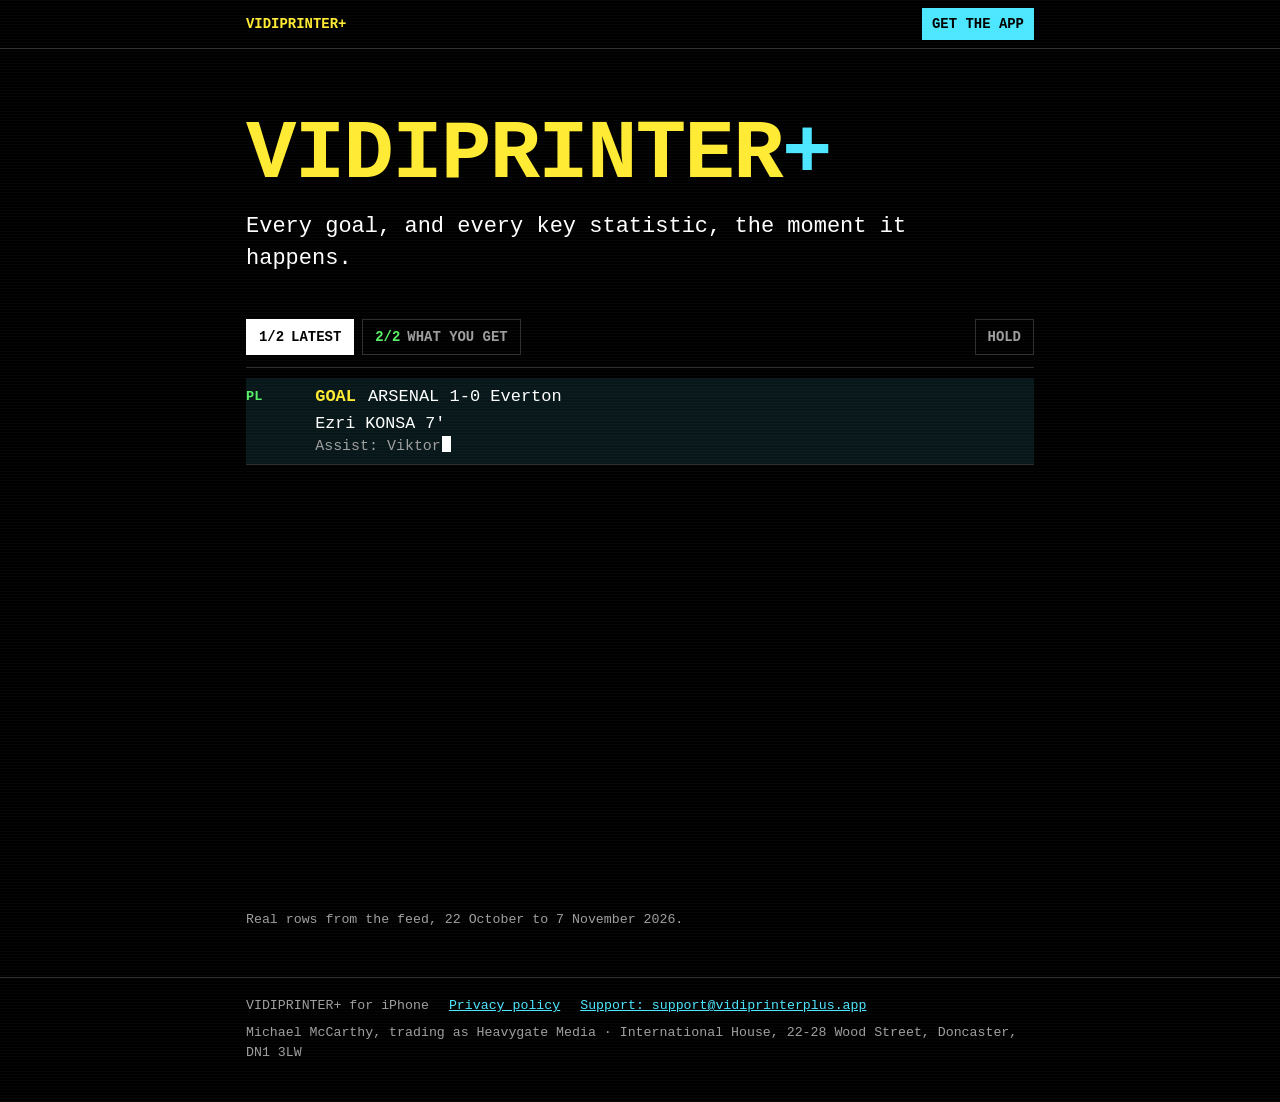
<file: docs/index.html>
<!DOCTYPE html>
<!-- Built by site.py from template.html, content.json and highlights.json. Edit those, not this file. -->
<html lang="en-GB">
<head>
<meta charset="utf-8">
<meta name="viewport" content="width=device-width, initial-scale=1, viewport-fit=cover">
<title>Vidiprinter+</title>
<meta name="description" content="Vidiprinter+ for iPhone: every goal, and every key statistic, the moment it happens. Live vidiprinter, live stats and alerts for your games.">
<meta name="theme-color" content="#000000">
<meta property="og:title" content="Vidiprinter+">
<meta property="og:description" content="Every goal, and every key statistic, the moment it happens.">
<link rel="icon" href="data:image/svg+xml,%3Csvg xmlns='http://www.w3.org/2000/svg' viewBox='0 0 64 64'%3E%3Crect width='64' height='64' rx='12' fill='%23000'/%3E%3Ctext x='32' y='44' font-family='Menlo,monospace' font-weight='700' font-size='30' text-anchor='middle' fill='%23ffeb33'%3EV+%3C/text%3E%3C/svg%3E">
<link rel="stylesheet" href="style.css?v=a823a380b0">
<script>document.documentElement.classList.add("js");</script>
</head>
<body>

<header class="bar">
  <div class="wrap">
    <span class="name">VIDIPRINTER+</span>
    <a class="get" href="https://apps.apple.com/gb/app/vidiprinter/id6826246696">GET THE APP</a>
  </div>
</header>

<main class="wrap">
  <section class="hero">
    <h1>VIDIPRINTER<span class="plus">+</span></h1>
    <p class="tag">Every goal, and every key statistic, the moment it happens.</p>
  </section>

  <div class="strip">
    <div class="tabs" role="tablist" aria-label="Pages">
      <button class="chip" role="tab" id="tab-feed" aria-controls="page-feed" aria-selected="true"><span class="n" aria-hidden="true">1/2</span>Latest</button>
      <button class="chip" role="tab" id="tab-features" aria-controls="page-features" aria-selected="false"><span class="n" aria-hidden="true">2/2</span>What you get</button>
    </div>
    <button class="chip hold" id="hold" aria-pressed="false" aria-describedby="hold-help">Hold</button>
    <span class="sr" id="hold-help">Stops the typing and shows everything at once. Press again to restart it.</span>
  </div>

  <div class="screen">
    <section class="page" id="page-feed" role="tabpanel" aria-labelledby="tab-feed">
      <h2 class="sr">Latest</h2>
      <ul class="sr">
<li>PL FT: Liverpool 0-1 Arsenal. Arsenal climb to the top of the Premier League, above Manchester City. Arsenal&#x27;s first league win at Liverpool in 14 visits.</li>
<li>UEL FT: Bournemouth 3-0 AC Milan. AC Milan fail to register a shot on target.</li>
<li>CH GOAL: CARDIFF 5-4 Burnley. Alex ROBERTSON, 90 plus 4 minutes. Assist: Chris WILLOCK. Alex Robertson scores at both ends. Alex Robertson scores for the first time since April, 23 games ago.</li>
<li>PL GOAL: Aston Villa 1-1 MAN CITY. Erling HAALAND, 52 minutes. Assist: Iliman NDIAYE. Erling Haaland has scored in 9 games in a row.</li>
<li>WSL GOAL: MAN CITY W 5-0 West Ham W. Bunny SHAW, 74 minutes. Assist: Grace CLINTON. Hat-trick for Bunny Shaw.</li>
<li>UCL GOAL: Fenerbahçe 1-2 LIVERPOOL. Alexander ISAK, 69 minutes. Assist: Cody GAKPO. Alexander Isak scores 3 minutes after coming on.</li>
<li>PL GOAL: ARSENAL 1-0 Everton. Ezri KONSA, 7 minutes. Assist: Viktor GYÖKERES. Ezri Konsa&#x27;s first goal for Arsenal.</li>
      </ul>
      <div class="feed" id="feed" aria-hidden="true">
<div class="row"><span class="code">PL</span><div><div class="head"><span class="lab c-cyan">FT</span><span class="score">Liverpool 0-1 Arsenal</span></div><div class="ins"><span class="chev">›</span><span>Arsenal climb to the top of the Premier League, above Manchester City</span></div><div class="ins"><span class="chev">›</span><span>Arsenal&#x27;s first league win at Liverpool in 14 visits</span></div></div></div>
<div class="row"><span class="code">UEL</span><div><div class="head"><span class="lab c-cyan">FT</span><span class="score">Bournemouth 3-0 AC Milan</span></div><div class="ins"><span class="chev">›</span><span>AC Milan fail to register a shot on target</span></div></div></div>
<div class="row"><span class="code">CH</span><div><div class="head"><span class="lab c-yellow">GOAL</span><span class="score">CARDIFF 5-4 Burnley</span></div><div class="player">Alex ROBERTSON 90+4&#x27;</div><div class="assist">Assist: Chris WILLOCK</div><div class="ins"><span class="chev">›</span><span>Alex Robertson scores at both ends</span></div><div class="ins"><span class="chev">›</span><span>Alex Robertson scores for the first time since April, 23 games ago</span></div></div></div>
<div class="row"><span class="code">PL</span><div><div class="head"><span class="lab c-yellow">GOAL</span><span class="score">Aston Villa 1-1 MAN CITY</span></div><div class="player">Erling HAALAND 52&#x27;</div><div class="assist">Assist: Iliman NDIAYE</div><div class="ins"><span class="chev">›</span><span>Erling Haaland has scored in 9 games in a row</span></div></div></div>
<div class="row"><span class="code">WSL</span><div><div class="head"><span class="lab c-yellow">GOAL</span><span class="score">MAN CITY W 5-0 West Ham W</span></div><div class="player">Bunny SHAW 74&#x27;</div><div class="assist">Assist: Grace CLINTON</div><div class="ins"><span class="chev">›</span><span>Hat-trick for Bunny Shaw</span></div></div></div>
<div class="row"><span class="code">UCL</span><div><div class="head"><span class="lab c-yellow">GOAL</span><span class="score">Fenerbahçe 1-2 LIVERPOOL</span></div><div class="player">Alexander ISAK 69&#x27;</div><div class="assist">Assist: Cody GAKPO</div><div class="ins"><span class="chev">›</span><span>Alexander Isak scores 3 minutes after coming on</span></div></div></div>
<div class="row"><span class="code">PL</span><div><div class="head"><span class="lab c-yellow">GOAL</span><span class="score">ARSENAL 1-0 Everton</span></div><div class="player">Ezri KONSA 7&#x27;</div><div class="assist">Assist: Viktor GYÖKERES</div><div class="ins"><span class="chev">›</span><span>Ezri Konsa&#x27;s first goal for Arsenal</span></div></div></div>
      </div>
      <p class="note">Real rows from the feed, 22 October to 7 November 2026.</p>
    </section>

    <section class="page features" id="page-features" role="tabpanel" aria-labelledby="tab-features" hidden>
      <h2 class="sr">What you get</h2>
      <div class="sr">
<h3>GOAL: Every goal, the moment it goes in</h3><p>Goals, red cards, missed penalties, results, displayed as they happen.</p>
<h3>STATS: More than the score</h3><p>The story behind the goal. Debuts, hat-tricks, scoring runs, droughts ended and season milestones, displayed as soon as they happen.</p><p>At full time: the result in context, comebacks, winning runs and table moves.</p>
<h3>ALERTS: Never miss a moment</h3><p>Alerts for line-ups, kick-off, goals, red cards, missed penalties, half time and full time.</p><p>Vidiprinter+ supports push alerts, live activities and home screen widgets</p>
<h3>NO SPOILERS: Keep games out of your feed</h3><p>Streaming, or watching your game on delay? Hide your club&#x27;s matches from the vidiprinter feed so you never accidentally spoil the action.</p>
<h3>MY CLUB: Your team, front and centre</h3><p>Follow as many clubs as you like.</p><p>Each one has its own page featuring detailed stats, results and fixtures.</p>
<h3>TABLES: Standings, the way you want them</h3><p>Sort every league table by form, home and away record, goals for and against, xG, or between any two dates.</p>
<h3>SHARE: Settle the debate</h3><p>Every stat line can become an image ready for social media.</p>
<h3>NO ADS: Just the football</h3><p>No banners, no pop-ups, no betting promos. Nothing between you and the scores.</p>
<h3>FT: Football, top to bottom</h3><p>From the Premier League to the National League North and South in England, Women&#x27;s Super League, WSL 2 and domestic cups. Scottish Premiership to League Two, plus both cups.</p><p>Europe&#x27;s top leagues and cups, the Women&#x27;s Champions League and MLS.</p>
      </div>
      <div id="feat" aria-hidden="true">
<div class="row"><span class="code">LIVE</span><div><div class="head"><span class="lab c-yellow">GOAL</span><span class="score">Every goal, the moment it goes in</span></div><div class="ins"><span class="chev">›</span><span>Goals, red cards, missed penalties, results, displayed as they happen.</span></div></div></div>
<div class="row"><span class="code">FACT</span><div><div class="head"><span class="lab c-cyan">STATS</span><span class="score">More than the score</span></div><div class="ins"><span class="chev">›</span><span>The story behind the goal. Debuts, hat-tricks, scoring runs, droughts ended and season milestones, displayed as soon as they happen.</span></div><div class="ins"><span class="chev">›</span><span>At full time: the result in context, comebacks, winning runs and table moves.</span></div></div></div>
<div class="row"><span class="code">PUSH</span><div><div class="head"><span class="lab c-magenta">ALERTS</span><span class="score">Never miss a moment</span></div><div class="ins"><span class="chev">›</span><span>Alerts for line-ups, kick-off, goals, red cards, missed penalties, half time and full time.</span></div><div class="ins"><span class="chev">›</span><span>Vidiprinter+ supports push alerts, live activities and home screen widgets</span></div></div></div>
<div class="row"><span class="code">HIDE</span><div><div class="head"><span class="lab c-red">NO SPOILERS</span><span class="score">Keep games out of your feed</span></div><div class="ins"><span class="chev">›</span><span>Streaming, or watching your game on delay? Hide your club&#x27;s matches from the vidiprinter feed so you never accidentally spoil the action.</span></div></div></div>
<div class="row"><span class="code">FAN</span><div><div class="head"><span class="lab c-green">MY CLUB</span><span class="score">Your team, front and centre</span></div><div class="ins"><span class="chev">›</span><span>Follow as many clubs as you like.</span></div><div class="ins"><span class="chev">›</span><span>Each one has its own page featuring detailed stats, results and fixtures.</span></div></div></div>
<div class="row"><span class="code">TBL</span><div><div class="head"><span class="lab c-cyan">TABLES</span><span class="score">Standings, the way you want them</span></div><div class="ins"><span class="chev">›</span><span>Sort every league table by form, home and away record, goals for and against, xG, or between any two dates.</span></div></div></div>
<div class="row"><span class="code">SHR</span><div><div class="head"><span class="lab c-yellow">SHARE</span><span class="score">Settle the debate</span></div><div class="ins"><span class="chev">›</span><span>Every stat line can become an image ready for social media.</span></div></div></div>
<div class="row"><span class="code">NIL</span><div><div class="head"><span class="lab c-magenta">NO ADS</span><span class="score">Just the football</span></div><div class="ins"><span class="chev">›</span><span>No banners, no pop-ups, no betting promos. Nothing between you and the scores.</span></div></div></div>
<div class="row"><span class="code">ALL</span><div><div class="head"><span class="lab c-cyan">FT</span><span class="score">Football, top to bottom</span></div><div class="ins"><span class="chev">›</span><span>From the Premier League to the National League North and South in England, Women&#x27;s Super League, WSL 2 and domestic cups. Scottish Premiership to League Two, plus both cups.</span></div><div class="ins"><span class="chev">›</span><span>Europe&#x27;s top leagues and cups, the Women&#x27;s Champions League and MLS.</span></div></div></div>
      </div>

      <div class="cta" id="get">
        <a class="badge" href="https://apps.apple.com/gb/app/vidiprinter/id6826246696"><img src="app-store-badge.svg" alt="Download on the App Store" width="144" height="48"></a>
        <p class="price">For iPhone. Vidiprinter+ is £1.99 a month or £7.99 a year.</p>
      </div>
    </section>
  </div>
</main>

<footer>
  <div class="wrap">
    <span>VIDIPRINTER+ for iPhone</span>
    <a href="privacy.html">Privacy policy</a>
    <a href="mailto:support@vidiprinterplus.app">Support: support@vidiprinterplus.app</a>
    <span class="trader">Michael McCarthy, trading as Heavygate Media · International House, 22-28 Wood Street, Doncaster, DN1 3LW</span>
  </div>
</footer>

<script>
(() => {
  const $ = (s) => document.querySelector(s);
  const SPEED = {"feed": 36, "features": 70};
  const still = matchMedia("(prefers-reduced-motion: reduce)").matches;
  if (still) document.documentElement.classList.add("still");

  /* Typing: a row's text comes out character by character, its lines
     appearing as they're reached, with the block cursor on the end. */
  const cursor = document.createElement("span");
  cursor.className = "cursor";
  cursor.setAttribute("aria-hidden", "true");
  let run = 0; // bumped to cancel whatever is typing
  let held = false;    // HOLD pressed: nothing moves
  let touched = false; // someone is using the keyboard or the tabs: stay on their page
  addEventListener("keydown", () => { touched = true; });
  const sleep = (ms) => new Promise((r) => setTimeout(r, ms));

  /* With `ghost`, the text still to come stays in the page, invisible, so
     the row keeps its full size and Safari's Listen to Page (which reads
     what's on the page) hears all of it. Without, lines appear as they're
     reached, as the feed's rows do. */
  function prepare(row, ghost = false) {
    const parts = [];
    const walk = document.createTreeWalker(row, NodeFilter.SHOW_TEXT);
    const nodes = [];
    for (let n; (n = walk.nextNode());) if (n.data.trim()) nodes.push(n);
    for (const n of nodes) {
      const block = n.parentElement.closest(".head, .player, .assist, .ins, .code");
      let g = null;
      if (ghost) {
        g = document.createElement("span");
        g.className = "ghost";
        g.textContent = n.data;
        n.after(g);
      }
      parts.push({ n, g, text: n.data, block });
      n.data = "";
    }
    if (!ghost) new Set(parts.map((p) => p.block).filter(Boolean)).forEach((b) => b.classList.add("wait"));
    return parts;
  }
  async function type(row, cps, id, parts = prepare(row)) {
    row.classList.remove("wait", "pending");
    const total = parts.reduce((s, p) => s + p.text.length, 0);
    const t0 = performance.now();
    let shown = 0;
    while (shown < total) {
      if (id !== run) return false;
      await new Promise(requestAnimationFrame);
      shown = Math.min(total, Math.floor((performance.now() - t0) / 1000 * cps) + 1);
      let left = shown, last = null;
      for (const p of parts) {
        const k = Math.min(p.text.length, left);
        left -= k;
        if (k > 0) { last = p; if (p.block) p.block.classList.remove("wait"); }
        if (p.n.data.length !== k) {
          p.n.data = p.text.slice(0, k);
          if (p.g) p.g.textContent = p.text.slice(k);
        }
      }
      if (last && cursor.previousSibling !== last.n) last.n.after(cursor);
    }
    return true;
  }
  const rowsOf = (box) => [...box.children].map((r) => r.outerHTML);
  function make(html) {
    const t = document.createElement("template");
    t.innerHTML = html;
    return t.content.firstElementChild;
  }

  /* Page 1: the feed. The rows are in the page newest first; they print
     oldest first, each at the top, as in the app. */
  const feed = $("#feed");
  const feedHTML = feed.innerHTML;
  const feedRows = rowsOf(feed).reverse();
  async function playFeed() {
    const id = ++run;
    if (still) return;
    feed.replaceChildren();
    for (const html of feedRows) {
      const row = make(html);
      row.classList.add("fresh", "wait");
      feed.prepend(row);
      row.nextElementSibling?.classList.remove("fresh");
      if (!(await type(row, SPEED.feed, id))) return;
      await sleep(420);
      if (id !== run) return;
    }
    feed.firstElementChild?.classList.remove("fresh");
    cursor.remove();
    $("#tab-features").classList.add("nudge");
    await sleep(2600);
    if (id !== run || touched) return;
    await wipe(id);
    if (id === run) show("features");
  }
  /* The page clears from the bottom up before the next one prints. */
  async function wipe(id) {
    cursor.remove();
    for (const r of [...feed.children].reverse()) {
      if (id !== run) return;
      r.classList.add("out");
      await sleep(70);
    }
    await sleep(160);
  }

  /* Page 2: what you get */
  const feat = $("#feat");
  const featHTML = feat.innerHTML;
  async function playFeatures() {
    const id = ++run;
    if (still) return;
    feat.innerHTML = featHTML;
    const cta = $("#get");
    cta.classList.add("wait");
    const rows = [...feat.children];
    rows.forEach((r) => r.classList.add("pending"));
    const parts = rows.map((r) => prepare(r, true));
    for (const [i, r] of rows.entries()) {
      if (!(await type(r, SPEED.features, id, parts[i]))) return;
      await sleep(140);
    }
    cursor.remove();
    if (id === run) cta.classList.remove("wait");
  }

  /* Subpages */
  const tabs = { feed: $("#tab-feed"), features: $("#tab-features") };
  const pages = { feed: $("#page-feed"), features: $("#page-features") };
  let current = null;
  function show(name, { replay = true } = {}) {
    current = name;
    for (const k in tabs) {
      tabs[k].setAttribute("aria-selected", String(k === name));
      tabs[k].tabIndex = k === name ? 0 : -1;
      pages[k].hidden = k !== name;
    }
    tabs.features.classList.remove("nudge");
    const want = name === "features" ? "#features" : "";
    if (location.hash !== want && (want || location.hash === "#features")) {
      try { history.replaceState(null, "", want || location.pathname + location.search); } catch (_) {}
    }
    if (replay && !held) (name === "feed" ? playFeed : playFeatures)();
  }
  tabs.feed.addEventListener("click", () => { touched = true; show("feed"); });
  tabs.features.addEventListener("click", () => { touched = true; show("features"); });
  /* HOLD (teletext's own key): stop the typing and show every row, until
     pressed again. */
  const hold = $("#hold");
  hold.addEventListener("click", () => {
    held = !held;
    hold.setAttribute("aria-pressed", String(held));
    document.documentElement.classList.toggle("held", held);
    if (held) {
      run++; cursor.remove();
      tabs.features.classList.remove("nudge");
      feed.innerHTML = feedHTML;
      feat.innerHTML = featHTML;
      $("#get").classList.remove("wait");
    } else {
      show(current);
    }
  });
  $(".tabs").addEventListener("keydown", (e) => {
    if (e.key !== "ArrowLeft" && e.key !== "ArrowRight") return;
    const next = current === "feed" ? "features" : "feed";
    show(next); tabs[next].focus();
  });
  /* Before the app is live, the header button leads to the button at the end. */
  document.querySelectorAll('a[href="#get"]').forEach((a) => a.addEventListener("click", (e) => {
    e.preventDefault();
    if (current !== "features" && !still) {
      show("features", { replay: false });
      run++; cursor.remove();
      feat.innerHTML = featHTML; $("#get").classList.remove("wait");
    }
    $("#get").scrollIntoView({ behavior: still ? "auto" : "smooth", block: "center" });
  }));

  if (!still) show(location.hash === "#features" ? "features" : "feed");
})();
</script>
</body>
</html>
</file>
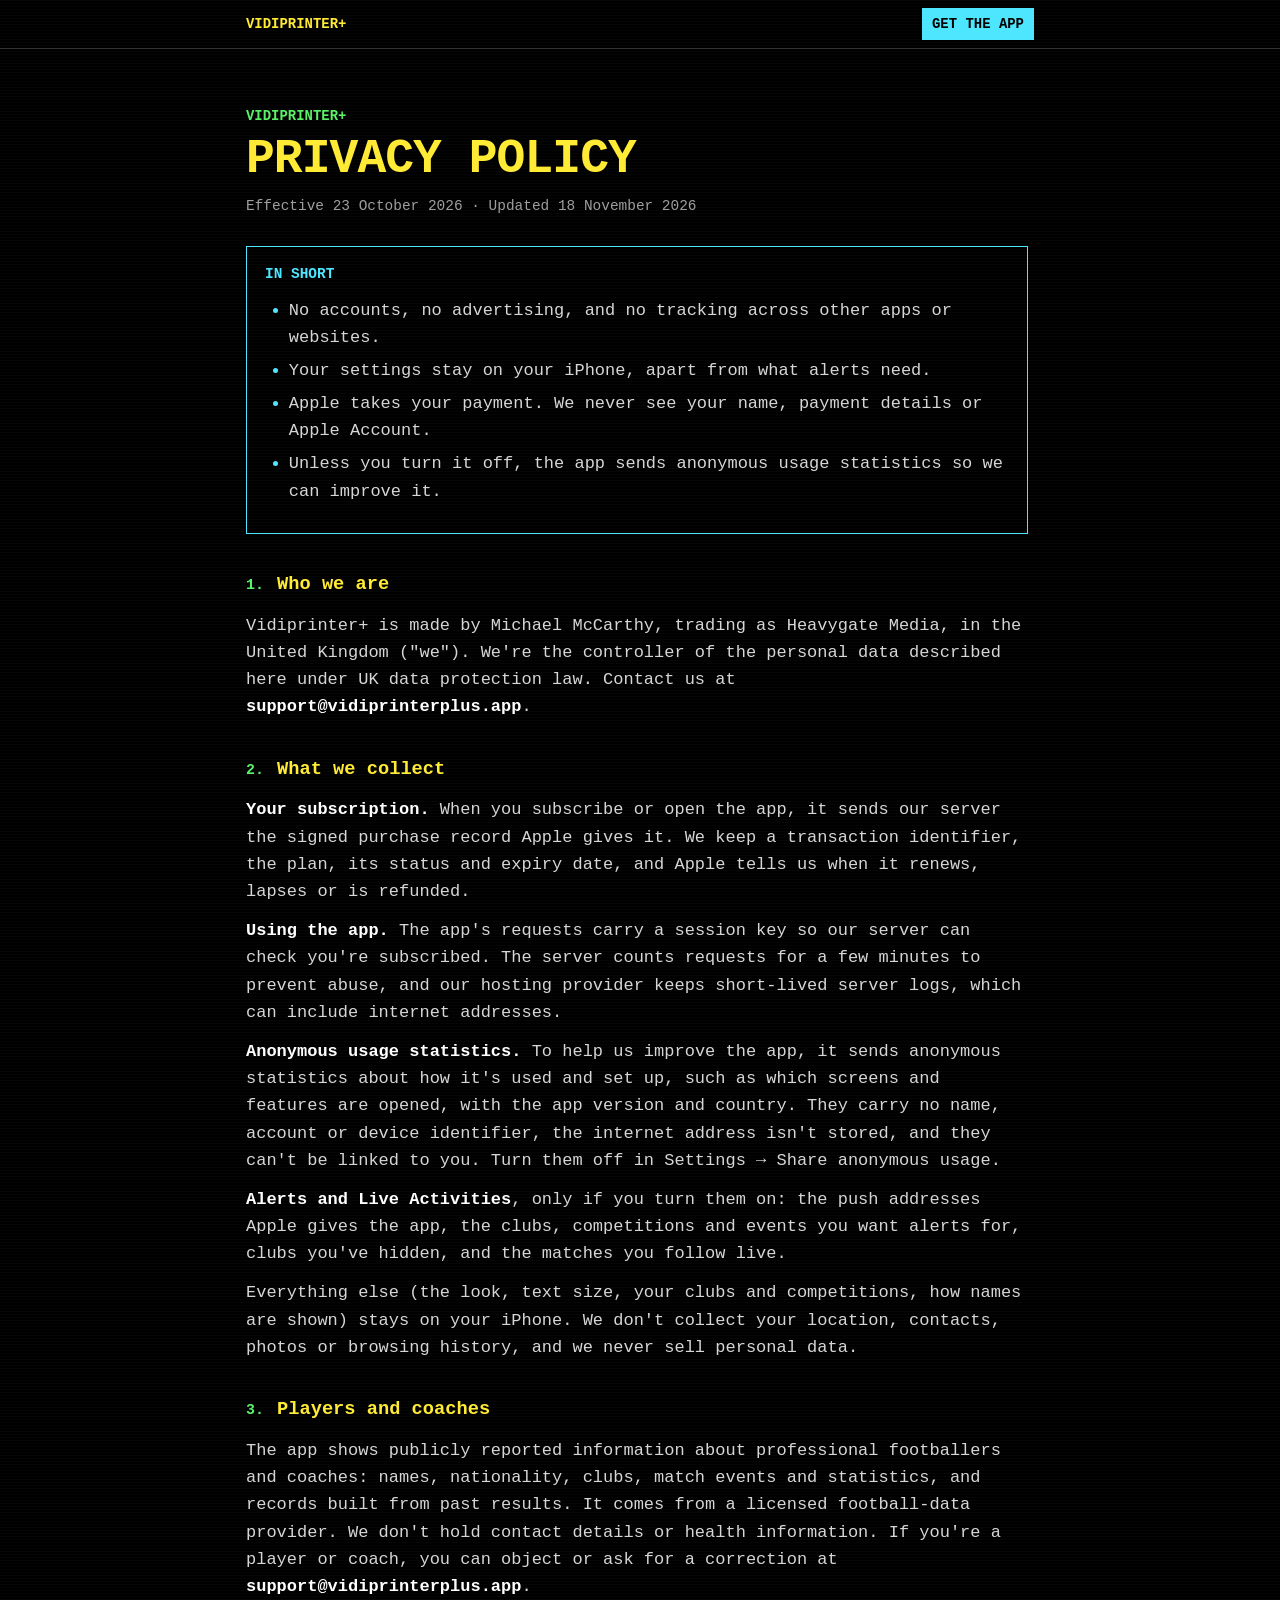
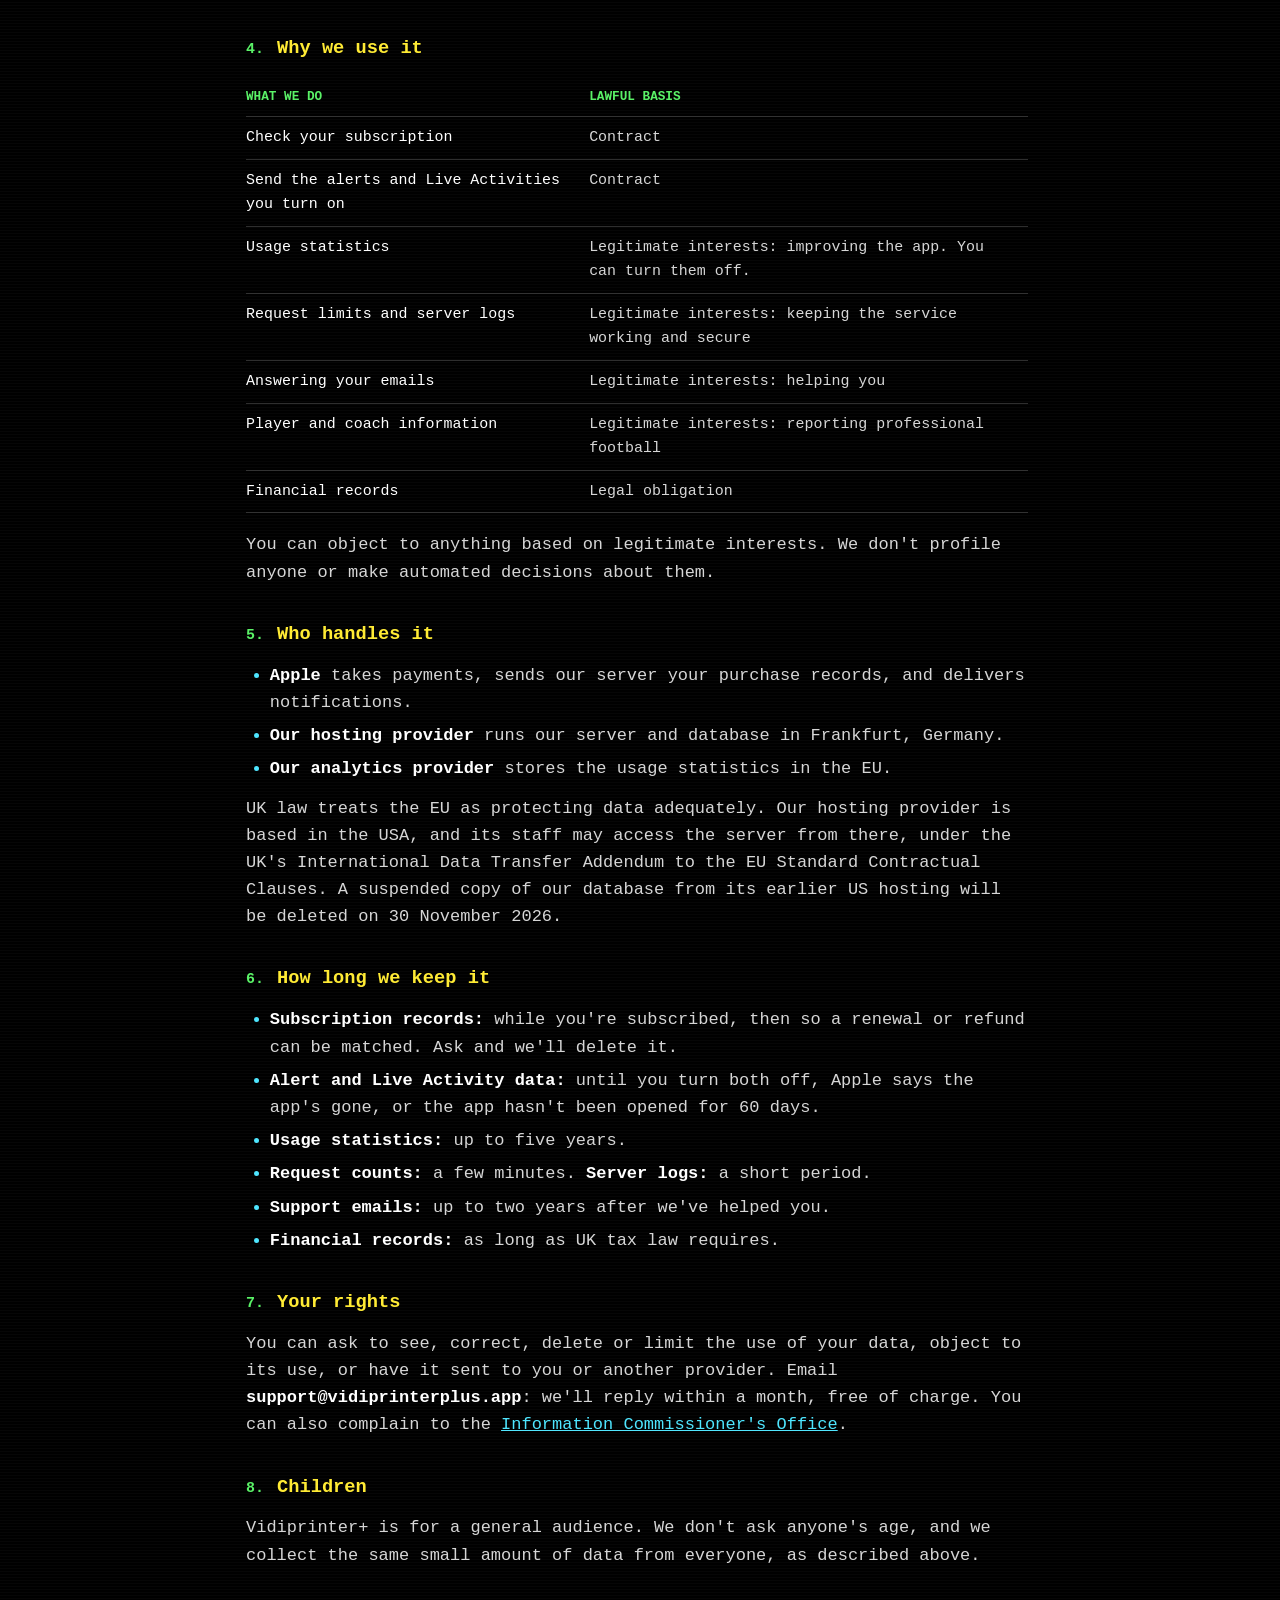
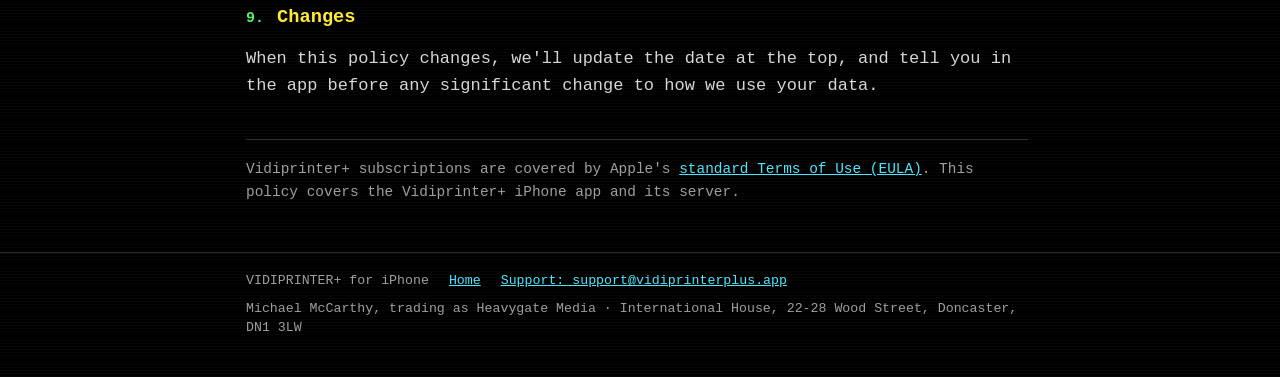
<file: docs/privacy.html>
<!DOCTYPE html>
<!-- Built by site.py from privacy-template.html, privacy.html and content.json. Edit those, not this file. -->
<html lang="en-GB">
<head>
<meta charset="utf-8">
<meta name="viewport" content="width=device-width, initial-scale=1, viewport-fit=cover">
<title>Vidiprinter+ Privacy Policy</title>
<meta name="description" content="How the Vidiprinter+ iPhone app handles personal data.">
<meta name="theme-color" content="#000000">
<link rel="icon" href="data:image/svg+xml,%3Csvg xmlns='http://www.w3.org/2000/svg' viewBox='0 0 64 64'%3E%3Crect width='64' height='64' rx='12' fill='%23000'/%3E%3Ctext x='32' y='44' font-family='Menlo,monospace' font-weight='700' font-size='30' text-anchor='middle' fill='%23ffeb33'%3EV+%3C/text%3E%3C/svg%3E">
<link rel="stylesheet" href="style.css?v=a823a380b0">
</head>
<body>

<header class="bar">
  <div class="wrap">
    <a class="name" href="./">VIDIPRINTER+</a>
    <a class="get" href="https://apps.apple.com/gb/app/vidiprinter/id6826246696">GET THE APP</a>
  </div>
</header>

<main class="wrap">
  <article class="policy">
<!-- The privacy policy's text. Edit it here, then run: python3 site.py build -->
<p class="eyebrow">Vidiprinter+</p>
<h1>Privacy Policy</h1>
<p class="dates">Effective 23 October 2026 · Updated 18 November 2026</p>

<div class="summary">
  <h2>In short</h2>
  <ul>
    <li>No accounts, no advertising, and no tracking across other apps or websites.</li>
    <li>Your settings stay on your iPhone, apart from what alerts need.</li>
    <li>Apple takes your payment. We never see your name, payment details or Apple Account.</li>
    <li>Unless you turn it off, the app sends anonymous usage statistics so we can improve it.</li>
  </ul>
</div>

<section>
  <h2 class="section-title"><span class="section-num">1.</span> Who we are</h2>
  <p>
    Vidiprinter+ is made by Michael McCarthy, trading as Heavygate Media, in the United Kingdom ("we").
    We're the controller of the personal data described here under UK data protection law.
    Contact us at <strong>support@vidiprinterplus.app</strong>.
  </p>
</section>

<section>
  <h2 class="section-title"><span class="section-num">2.</span> What we collect</h2>
  <p>
    <strong>Your subscription.</strong> When you subscribe or open the app, it sends our server the signed purchase
    record Apple gives it. We keep a transaction identifier, the plan, its status and expiry date, and Apple tells
    us when it renews, lapses or is refunded.
  </p>
  <p>
    <strong>Using the app.</strong> The app's requests carry a session key so our server can check you're subscribed.
    The server counts requests for a few minutes to prevent abuse, and our hosting provider keeps short-lived server
    logs, which can include internet addresses.
  </p>
  <p>
    <strong>Anonymous usage statistics.</strong> To help us improve the app, it sends anonymous statistics about
    how it's used and set up, such as which screens and features are opened, with the app version and country.
    They carry no name, account or device identifier, the internet address isn't stored, and they can't be linked
    to you. Turn them off in Settings → Share anonymous usage.
  </p>
  <p>
    <strong>Alerts and Live Activities</strong>, only if you turn them on: the push addresses Apple gives the app, the
    clubs, competitions and events you want alerts for, clubs you've hidden, and the matches you follow live.
  </p>
  <p>
    Everything else (the look, text size, your clubs and competitions, how names are shown) stays on your iPhone.
    We don't collect your location, contacts, photos or browsing history, and we never sell personal data.
  </p>
</section>

<section>
  <h2 class="section-title"><span class="section-num">3.</span> Players and coaches</h2>
  <p>
    The app shows publicly reported information about professional footballers and coaches: names, nationality,
    clubs, match events and statistics, and records built from past results. It comes from a licensed
    football-data provider. We don't hold contact details or health information. If you're a player or coach, you
    can object or ask for a correction at <strong>support@vidiprinterplus.app</strong>.
  </p>
</section>

<section>
  <h2 class="section-title"><span class="section-num">4.</span> Why we use it</h2>
  <div class="table-wrap">
    <table>
      <tr><th>What we do</th><th>Lawful basis</th></tr>
      <tr><td>Check your subscription</td><td>Contract</td></tr>
      <tr><td>Send the alerts and Live Activities you turn on</td><td>Contract</td></tr>
      <tr><td>Usage statistics</td><td>Legitimate interests: improving the app. You can turn them off.</td></tr>
      <tr><td>Request limits and server logs</td><td>Legitimate interests: keeping the service working and secure</td></tr>
      <tr><td>Answering your emails</td><td>Legitimate interests: helping you</td></tr>
      <tr><td>Player and coach information</td><td>Legitimate interests: reporting professional football</td></tr>
      <tr><td>Financial records</td><td>Legal obligation</td></tr>
    </table>
  </div>
  <p>You can object to anything based on legitimate interests. We don't profile anyone or make automated decisions about them.</p>
</section>

<section>
  <h2 class="section-title"><span class="section-num">5.</span> Who handles it</h2>
  <ul>
    <li><strong>Apple</strong> takes payments, sends our server your purchase records, and delivers notifications.</li>
    <li><strong>Our hosting provider</strong> runs our server and database in Frankfurt, Germany.</li>
    <li><strong>Our analytics provider</strong> stores the usage statistics in the EU.</li>
  </ul>
  <p>
    UK law treats the EU as protecting data adequately. Our hosting provider is based in the USA, and its staff may
    access the server from there, under the UK's International Data Transfer Addendum to the EU Standard Contractual
    Clauses. A suspended copy of our database from its earlier US hosting will be deleted on 30 November 2026.
  </p>
</section>

<section>
  <h2 class="section-title"><span class="section-num">6.</span> How long we keep it</h2>
  <ul>
    <li><strong>Subscription records:</strong> while you're subscribed, then so a renewal or refund can be matched. Ask and we'll delete it.</li>
    <li><strong>Alert and Live Activity data:</strong> until you turn both off, Apple says the app's gone, or the app hasn't been opened for 60 days.</li>
    <li><strong>Usage statistics:</strong> up to five years.</li>
    <li><strong>Request counts:</strong> a few minutes. <strong>Server logs:</strong> a short period.</li>
    <li><strong>Support emails:</strong> up to two years after we've helped you.</li>
    <li><strong>Financial records:</strong> as long as UK tax law requires.</li>
  </ul>
</section>

<section>
  <h2 class="section-title"><span class="section-num">7.</span> Your rights</h2>
  <p>
    You can ask to see, correct, delete or limit the use of your data, object to its use, or have it sent to you or
    another provider. Email <strong>support@vidiprinterplus.app</strong>: we'll reply within a month, free of charge.
    You can also complain to the <a href="https://ico.org.uk/make-a-complaint/" target="_blank" rel="noopener">Information Commissioner's Office</a>.
  </p>
</section>

<section>
  <h2 class="section-title"><span class="section-num">8.</span> Children</h2>
  <p>Vidiprinter+ is for a general audience. We don't ask anyone's age, and we collect the same small amount of data from everyone, as described above.</p>
</section>

<section>
  <h2 class="section-title"><span class="section-num">9.</span> Changes</h2>
  <p>When this policy changes, we'll update the date at the top, and tell you in the app before any significant change to how we use your data.</p>
</section>

<p class="policy-note">
  Vidiprinter+ subscriptions are covered by Apple's <a href="https://www.apple.com/legal/internet-services/itunes/dev/stdeula/" target="_blank" rel="noopener">standard Terms of Use (EULA)</a>. This policy covers the Vidiprinter+ iPhone app and its server.
</p>

  </article>
</main>

<footer>
  <div class="wrap">
    <span>VIDIPRINTER+ for iPhone</span>
    <a href="./">Home</a>
    <a href="mailto:support@vidiprinterplus.app">Support: support@vidiprinterplus.app</a>
    <span class="trader">Michael McCarthy, trading as Heavygate Media · International House, 22-28 Wood Street, Doncaster, DN1 3LW</span>
  </div>
</footer>
</body>
</html>
</file>
<file: docs/style.css>
/* The app's Old School palette (Vidiprinter/Views/Teletext.swift), dark. */
:root {
  --bg: #000;
  --text: #fff;
  --yellow: #ffeb33;
  --cyan: #4de6ff;
  --green: #59f266;
  --red: #ff4d4d;
  --magenta: #ff66ff;
  --quiet: #9e9e9e;
  --sep: #2e2e2e;
  --mono: ui-monospace, "SF Mono", SFMono-Regular, Menlo, Consolas, "Liberation Mono", "Roboto Mono", monospace;
  --code-w: 3.6em;
  --bar-h: 49px; /* header height plus its 1px line */
  color-scheme: dark;
}
* { box-sizing: border-box; }
html { -webkit-text-size-adjust: 100%; }
body {
  margin: 0;
  background: var(--bg);
  color: var(--text);
  font-family: var(--mono);
  font-size: clamp(14px, 1.2vw + 10px, 17px);
  line-height: 1.45;
  overflow-x: hidden;
}
/* Faint scanlines, like the old set. Absolute over the whole page, not
   fixed: iPhone Safari colours the status bar strip from the fixed layer at
   the top edge, and a see-through fixed layer there let the page show. */
body { position: relative; }
body::after {
  content: "";
  position: absolute; inset: 0;
  pointer-events: none;
  background: repeating-linear-gradient(to bottom, rgba(255,255,255,.025) 0 1px, transparent 1px 3px);
  z-index: 50;
}
a { color: var(--cyan); }
.wrap {
  max-width: 820px; margin: 0 auto;
  padding: 0 max(16px, env(safe-area-inset-right)) 0 max(16px, env(safe-area-inset-left));
}

/* Header line: the name and the button */
/* Fixed, not sticky: iPhone Safari fills the status bar area with the colour
   of a fixed header at the top edge, so the page no longer shows through
   above it. The body is padded down by the bar's height to make room. */
html { scroll-padding-top: calc(var(--bar-h) + env(safe-area-inset-top)); }
body { padding-top: calc(var(--bar-h) + env(safe-area-inset-top)); }
.bar {
  position: fixed; top: 0; left: 0; right: 0; z-index: 40;
  padding-top: env(safe-area-inset-top);
  background: var(--bg);
  border-bottom: 1px solid var(--sep);
}
.bar .wrap {
  display: flex; align-items: center; justify-content: space-between; gap: 12px;
  height: 48px;
  font-size: .82em;
}
.bar .name { color: var(--yellow); font-weight: 700; }
.bar .get {
  background: var(--cyan); color: #000; text-decoration: none;
  font-weight: 700; padding: 6px 10px; white-space: nowrap;
}
.bar .get:hover, .bar .get:focus-visible { background: var(--yellow); }

/* Title */
.hero { padding: clamp(28px, 6vw, 64px) 0 18px; }
h1 {
  margin: 0;
  font-size: clamp(40px, 9vw, 84px);
  line-height: 1;
  letter-spacing: -.02em;
  color: var(--yellow);
  font-weight: 800;
}
h1 .plus { color: var(--cyan); }
.tag {
  margin: 14px 0 0;
  font-size: clamp(16px, 1.6vw + 11px, 22px);
  max-width: 34em;
}

/* Subpage strip, like the app's view chips */
.strip {
  display: flex; gap: 8px; flex-wrap: wrap;
  margin: 26px 0 12px;
}
.chip {
  font: inherit; font-size: .82em; font-weight: 700;
  color: var(--quiet); background: transparent;
  border: 1px solid var(--sep);
  padding: 7px 12px; cursor: pointer;
  text-transform: uppercase;
}
.tabs { display: flex; gap: 8px; flex-wrap: wrap; }
.hold { margin-left: auto; }
.hold[aria-pressed="true"] { color: #000; background: var(--yellow); border-color: var(--yellow); }
.chip .n { color: var(--green); margin-right: .5em; }
.chip[aria-selected="true"] { color: #000; background: var(--text); border-color: var(--text); }
.chip[aria-selected="true"] .n { color: #000; }
.chip:focus-visible { outline: 2px solid var(--cyan); outline-offset: 2px; }
.chip.nudge { animation: nudge 1.2s ease-in-out infinite; }
@keyframes nudge { 50% { border-color: var(--yellow); color: var(--yellow); } }

/* The screen */
.screen { border-top: 1px solid var(--sep); }
.page { padding-top: 10px; }
.feed {
  position: relative;
  height: clamp(380px, 58svh, 560px);
  overflow: hidden;
}
.feed::after {
  content: ""; position: absolute; left: 0; right: 0; bottom: 0; height: 90px;
  background: linear-gradient(transparent, var(--bg));
  pointer-events: none;
}
.note { color: var(--quiet); font-size: .78em; margin: 10px 0 0; }

/* A vidiprinter row (FeedRow) */
.row {
  display: grid;
  grid-template-columns: var(--code-w) 1fr;
  column-gap: 8px;
  padding: 7px 0;
  border-bottom: 1px solid var(--sep);
}
.row.fresh { background: rgba(77,230,255,.10); }
.code { color: var(--green); font-weight: 700; font-size: .8em; padding-top: .15em; white-space: nowrap; }
.head { display: flex; flex-wrap: wrap; column-gap: .7em; align-items: baseline; }
.lab { font-weight: 700; }
.c-yellow { color: var(--yellow); }
.c-cyan { color: var(--cyan); }
.c-green { color: var(--green); }
.c-red { color: var(--red); }
.c-magenta { color: var(--magenta); }
.c-grey { color: var(--quiet); }
.player { font-size: .98em; margin-top: 2px; }
.assist { color: var(--quiet); font-size: .88em; }
.ins { display: flex; gap: .5em; color: var(--quiet); font-size: .88em; margin: 3px 0 0 1.1em; }
.ins .chev { color: var(--cyan); }
.wait { display: none !important; }
.ghost { color: transparent; }
/* Feature rows not reached yet: no dividing line, so the space below the
   cursor reads as blank screen rather than empty boxes. */
.features .row.pending { border-bottom-color: transparent; }
.cursor {
  display: inline-block; width: .6em; height: 1.05em;
  background: var(--text); vertical-align: -.15em; margin-left: 1px;
  animation: blink 1s steps(1) infinite;
}
@keyframes blink { 50% { opacity: 0; } }
.row.out { opacity: 0; transform: translateX(-6px); transition: opacity .12s, transform .12s; }

/* Features page */
.features .row { padding: 14px 0; }
.features .head { font-size: 1.12em; }
.features .score { font-weight: 700; }
.features .ins { font-size: .92em; color: #c9c9c9; }
.strike { text-decoration: line-through; color: var(--quiet); }

.cta { padding: 28px 0 10px; transition: opacity .4s; }
.cta.wait { display: block !important; opacity: 0; visibility: hidden; }
.store {
  display: inline-block;
  background: var(--yellow); color: #000; text-decoration: none;
  font-weight: 800; font-size: 1.05em;
  padding: 14px 20px;
}
.store:hover, .store:focus-visible { background: var(--cyan); }
.store.soon, .store.soon:hover { background: transparent; color: var(--yellow); border: 2px solid var(--yellow); cursor: default; }
/* Apple's badge, unaltered: at least 40px high, clear space of a quarter of its height. */
.badge { display: inline-block; padding: 12px; margin: -12px; }
.badge img { display: block; height: 48px; width: auto; }
.price { color: var(--quiet); font-size: .85em; margin: 12px 0 0; }

footer { border-top: 1px solid var(--sep); margin-top: 48px; padding: 18px 0 40px; color: var(--quiet); font-size: .78em; }
footer .wrap { display: flex; flex-wrap: wrap; gap: 8px 20px; }
footer .trader { flex-basis: 100%; }

/* Without script, or with reduced motion: both pages, one after the other. */
html:not(.js) .strip, html.still .strip { display: none; }
html:not(.js) .page[hidden], html.still .page[hidden] { display: block; }
html.still .feed, html.held .feed, html:not(.js) .feed { height: auto; }
html.still .feed::after, html.held .feed::after, html:not(.js) .feed::after { display: none; }
html:not(.js) .features, html.still .features { margin-top: 32px; }
.sr { position: absolute; width: 1px; height: 1px; overflow: hidden; clip: rect(0 0 0 0); white-space: nowrap; }

/* The privacy policy, in the same look */
a.name { text-decoration: none; }
.policy { padding: clamp(28px, 6vw, 56px) 0 0; max-width: 46em; line-height: 1.6; }
.policy .eyebrow { color: var(--green); font-weight: 700; font-size: .82em; margin: 0 0 8px; text-transform: uppercase; }
.policy h1 { font-size: clamp(30px, 6vw, 48px); text-transform: uppercase; }
.policy .dates { color: var(--quiet); font-size: .85em; margin: 12px 0 28px; }
.policy .summary { border: 1px solid var(--cyan); padding: 16px 18px; margin-bottom: 36px; }
.policy .summary h2 { color: var(--cyan); font-size: .85em; text-transform: uppercase; margin: 0 0 10px; }
.policy section { margin-bottom: 34px; }
.policy .section-title { color: var(--yellow); font-size: 1.1em; margin: 0 0 12px; display: flex; gap: .7em; align-items: baseline; }
.policy .section-num { color: var(--green); font-size: .8em; }
.policy p { margin: 0 0 12px; color: #d6d6d6; }
.policy ul { margin: 0 0 12px; padding-left: 1.4em; color: #d6d6d6; }
.policy li { margin-bottom: 6px; }
.policy li::marker { color: var(--cyan); }
.policy strong { color: var(--text); }
.policy .table-wrap { overflow-x: auto; margin: 14px 0 18px; }
.policy table { width: 100%; border-collapse: collapse; font-size: .88em; }
.policy th, .policy td { text-align: left; padding: 9px 10px 9px 0; border-bottom: 1px solid var(--sep); vertical-align: top; }
.policy th { color: var(--green); font-size: .85em; text-transform: uppercase; }
.policy td { color: #d6d6d6; }
.policy td:first-child { color: var(--text); min-width: 9em; }
.policy .policy-note { color: var(--quiet); font-size: .85em; border-top: 1px solid var(--sep); padding-top: 18px; margin-top: 40px; }
</file>
